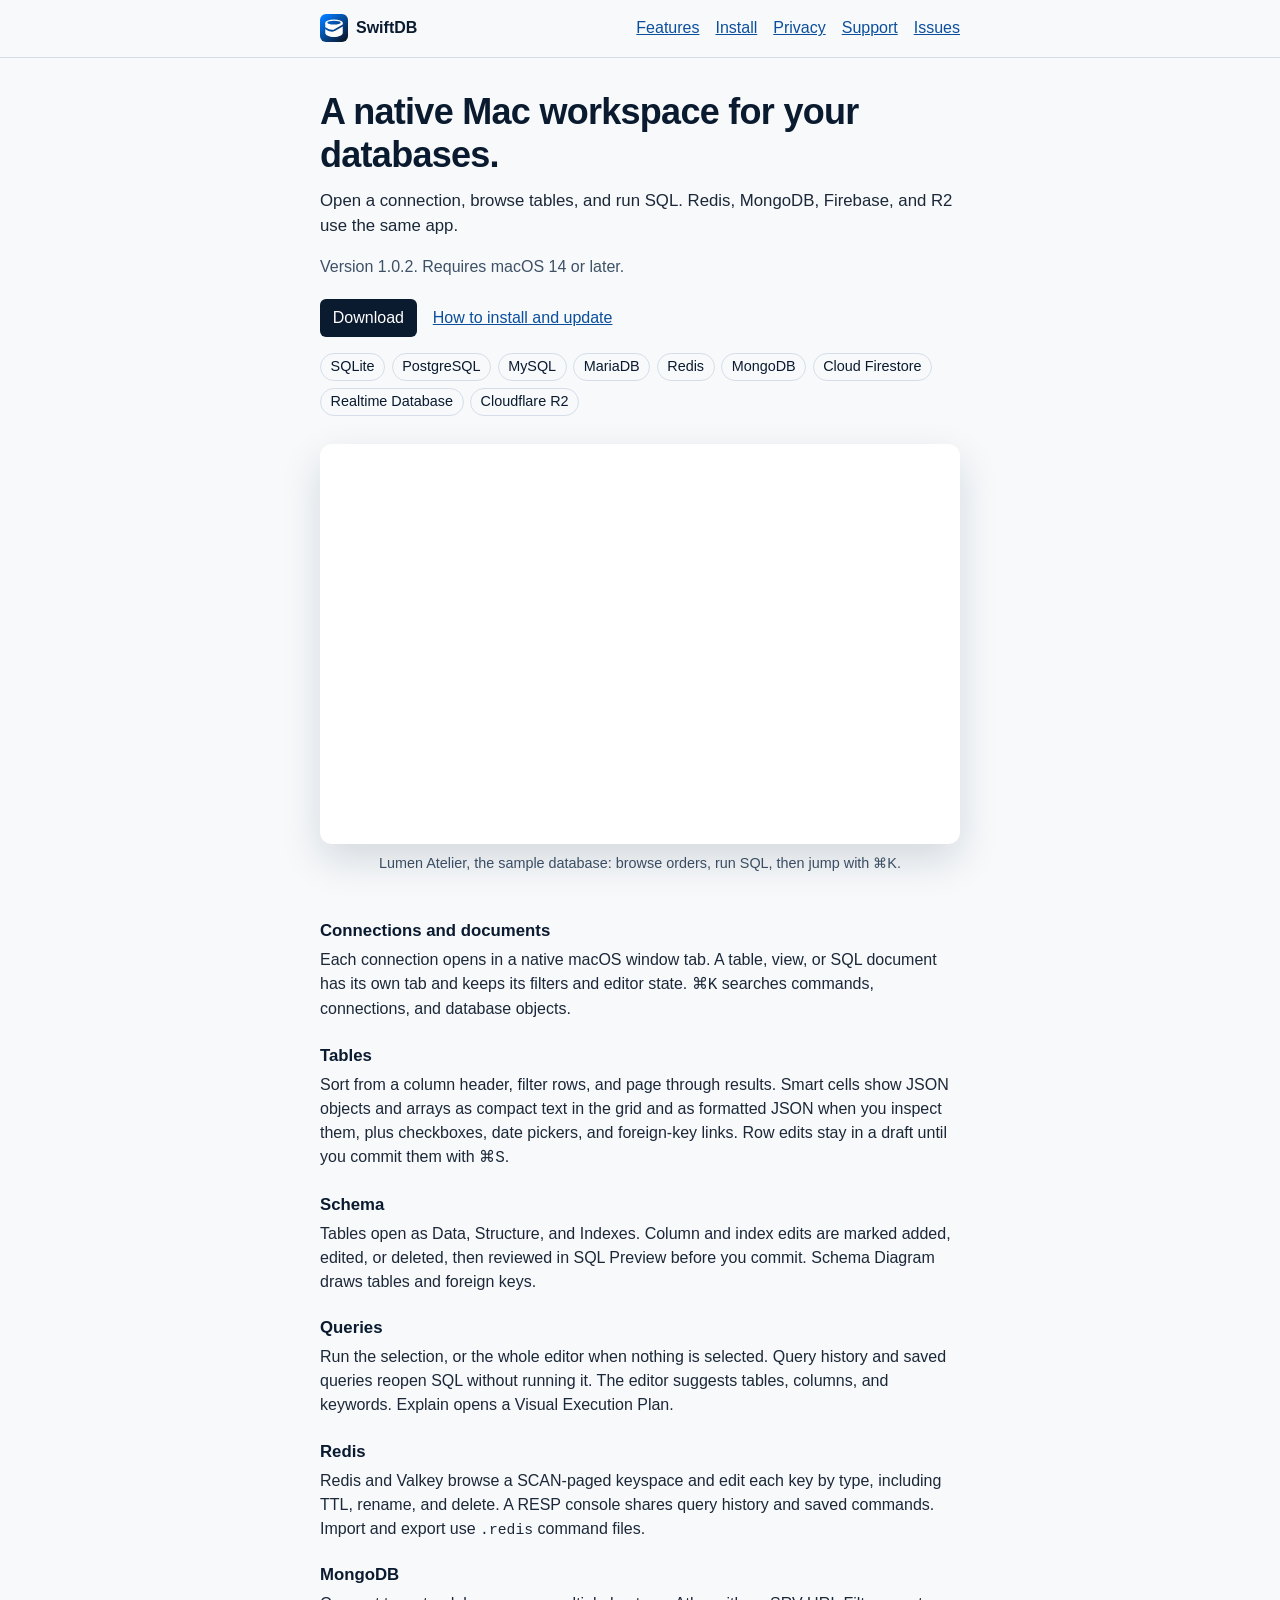
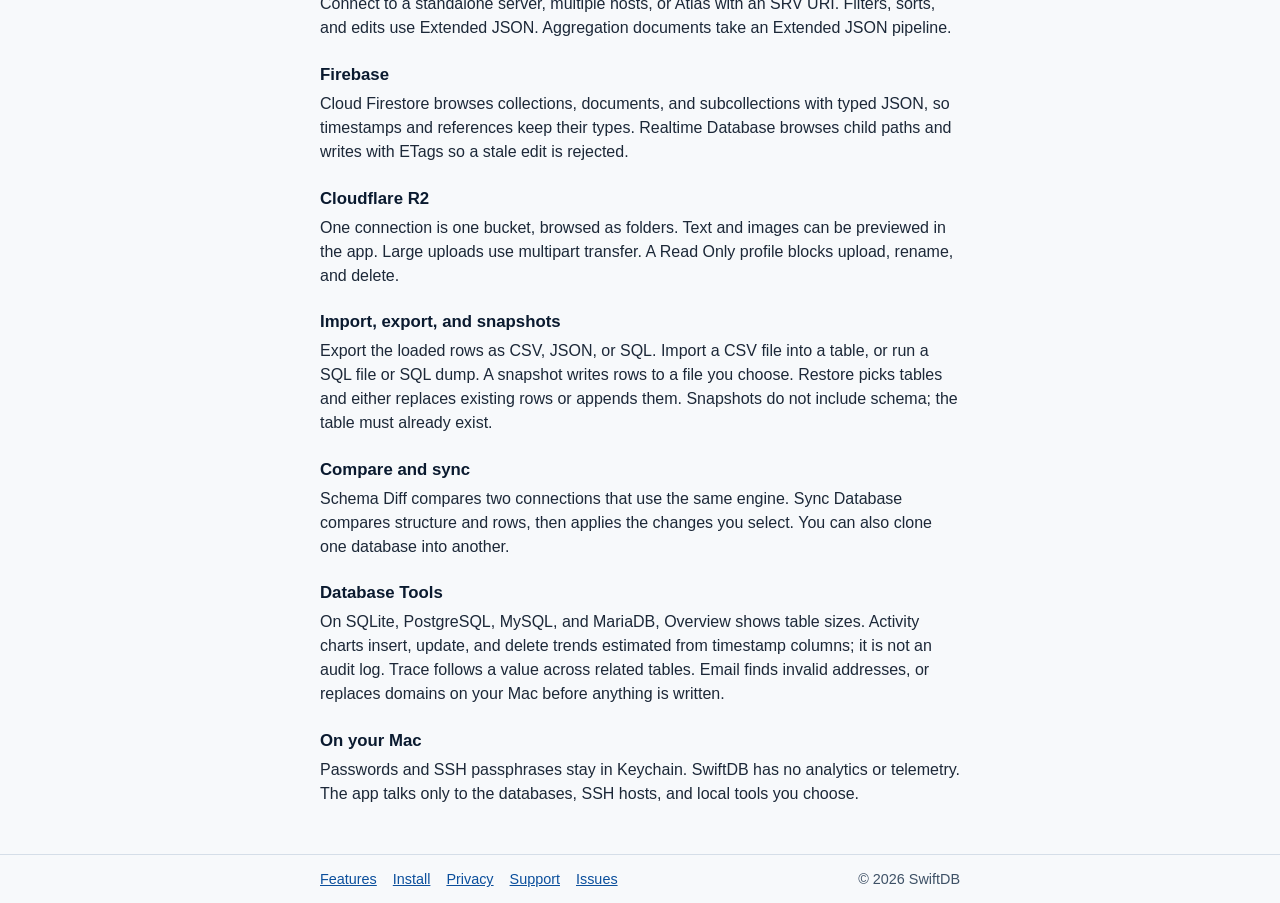
<file: docs/index.html>
<!doctype html>
<html lang="en">
<head>
  <meta charset="utf-8">
  <meta name="viewport" content="width=device-width, initial-scale=1">
  <meta name="theme-color" content="#f7f9fb">
  <meta name="description" content="SwiftDB is a native macOS 14+ workspace for SQLite, PostgreSQL, MySQL, MariaDB, Redis, MongoDB, Firebase, and Cloudflare R2.">
  <meta property="og:type" content="website">
  <meta property="og:site_name" content="SwiftDB">
  <meta property="og:title" content="SwiftDB — a native macOS database workspace">
  <meta property="og:description" content="One Mac app for SQL, Redis, MongoDB, Firebase, and Cloudflare R2. Credentials stay in Keychain.">
  <meta property="og:url" content="https://phinq-omt.github.io/SwiftDB/">
  <meta property="og:image" content="https://phinq-omt.github.io/SwiftDB/assets/home/orders.webp">
  <meta property="og:image:width" content="2160">
  <meta property="og:image:height" content="1350">
  <meta property="og:image:alt" content="SwiftDB showing the orders table for the Lumen Atelier sample database.">
  <link rel="canonical" href="https://phinq-omt.github.io/SwiftDB/">
  <link rel="icon" href="assets/mark.svg" type="image/svg+xml">
  <link rel="stylesheet" href="assets/site.css">
  <title>SwiftDB — a native macOS database workspace</title>
  <script type="application/ld+json">
  {
    "@context": "https://schema.org",
    "@type": "SoftwareApplication",
    "name": "SwiftDB",
    "applicationCategory": "DeveloperApplication",
    "operatingSystem": "macOS 14 or later",
    "url": "https://phinq-omt.github.io/SwiftDB/",
    "downloadUrl": "https://phinq-omt.github.io/SwiftDB/download/SwiftDB.dmg",
    "description": "A native macOS workspace for SQLite, PostgreSQL, MySQL, MariaDB, Redis, MongoDB, Cloud Firestore, Firebase Realtime Database, and Cloudflare R2."
  }
  </script>
</head>
<body>
  <a class="skip-link" href="#main">Skip to content</a>
  <header class="site-header">
    <div class="wrap bar">
      <a class="brand" href="./"><img src="assets/mark.svg" width="28" height="28" alt="">SwiftDB</a>
      <nav aria-label="Main">
        <ul>
          <li><a href="#features">Features</a></li>
          <li><a href="install/">Install</a></li>
          <li><a href="privacy/">Privacy</a></li>
          <li><a href="support/">Support</a></li>
          <li><a href="https://github.com/phinq-omt/SwiftDB/issues" rel="noopener noreferrer">Issues</a></li>
        </ul>
      </nav>
    </div>
  </header>
  <main id="main">
    <div class="wrap">
      <h1>A native Mac workspace for your databases.</h1>
      <p class="lede">Open a connection, browse tables, and run SQL. Redis, MongoDB, Firebase, and R2 use the same app.</p>
      <p class="meta">Version <span data-swiftdb-version>1.0.2</span>. Requires macOS 14 or later.</p>
      <p class="actions">
        <a class="button" href="download/SwiftDB.dmg">Download</a>
        <a href="install/">How to install and update</a>
      </p>
      <ul class="engines">
        <li>SQLite</li>
        <li>PostgreSQL</li>
        <li>MySQL</li>
        <li>MariaDB</li>
        <li>Redis</li>
        <li>MongoDB</li>
        <li>Cloud Firestore</li>
        <li>Realtime Database</li>
        <li>Cloudflare R2</li>
      </ul>
    </div>

    <figure class="hero">
      <div class="stage">
        <img class="slide slide-orders" src="assets/home/orders.webp" width="2160" height="1350" alt="SwiftDB showing the orders table for Lumen Atelier, a sample shop database.">
        <img class="slide slide-query" src="assets/home/query.webp" width="2160" height="1350" alt="A SQL query in SwiftDB listing recent Lumen Atelier orders and totals.">
        <img class="slide slide-palette" src="assets/home/palette.webp" width="2160" height="1350" alt="The SwiftDB command palette offering New Connection, New Query, New Table, and New View.">
      </div>
      <figcaption>Lumen Atelier, the sample database: browse orders, run SQL, then jump with ⌘K.</figcaption>
    </figure>

    <div class="wrap features" id="features">
      <section>
        <h2>Connections and documents</h2>
        <p>Each connection opens in a native macOS window tab. A table, view, or SQL document has its own tab and keeps its filters and editor state. <kbd>⌘K</kbd> searches commands, connections, and database objects.</p>
      </section>
      <section>
        <h2>Tables</h2>
        <p>Sort from a column header, filter rows, and page through results. Smart cells show JSON objects and arrays as compact text in the grid and as formatted JSON when you inspect them, plus checkboxes, date pickers, and foreign-key links. Row edits stay in a draft until you commit them with <kbd>⌘S</kbd>.</p>
      </section>
      <section>
        <h2>Schema</h2>
        <p>Tables open as Data, Structure, and Indexes. Column and index edits are marked added, edited, or deleted, then reviewed in SQL Preview before you commit. Schema Diagram draws tables and foreign keys.</p>
      </section>
      <section>
        <h2>Queries</h2>
        <p>Run the selection, or the whole editor when nothing is selected. Query history and saved queries reopen SQL without running it. The editor suggests tables, columns, and keywords. Explain opens a Visual Execution Plan.</p>
      </section>
      <section>
        <h2>Redis</h2>
        <p>Redis and Valkey browse a SCAN-paged keyspace and edit each key by type, including TTL, rename, and delete. A RESP console shares query history and saved commands. Import and export use <code>.redis</code> command files.</p>
      </section>
      <section>
        <h2>MongoDB</h2>
        <p>Connect to a standalone server, multiple hosts, or Atlas with an SRV URI. Filters, sorts, and edits use Extended JSON. Aggregation documents take an Extended JSON pipeline.</p>
      </section>
      <section>
        <h2>Firebase</h2>
        <p>Cloud Firestore browses collections, documents, and subcollections with typed JSON, so timestamps and references keep their types. Realtime Database browses child paths and writes with ETags so a stale edit is rejected.</p>
      </section>
      <section>
        <h2>Cloudflare R2</h2>
        <p>One connection is one bucket, browsed as folders. Text and images can be previewed in the app. Large uploads use multipart transfer. A Read Only profile blocks upload, rename, and delete.</p>
      </section>
      <section>
        <h2>Import, export, and snapshots</h2>
        <p>Export the loaded rows as CSV, JSON, or SQL. Import a CSV file into a table, or run a SQL file or SQL dump. A snapshot writes rows to a file you choose. Restore picks tables and either replaces existing rows or appends them. Snapshots do not include schema; the table must already exist.</p>
      </section>
      <section>
        <h2>Compare and sync</h2>
        <p>Schema Diff compares two connections that use the same engine. Sync Database compares structure and rows, then applies the changes you select. You can also clone one database into another.</p>
      </section>
      <section>
        <h2>Database Tools</h2>
        <p>On SQLite, PostgreSQL, MySQL, and MariaDB, Overview shows table sizes. Activity charts insert, update, and delete trends estimated from timestamp columns; it is not an audit log. Trace follows a value across related tables. Email finds invalid addresses, or replaces domains on your Mac before anything is written.</p>
      </section>
      <section>
        <h2>On your Mac</h2>
        <p>Passwords and SSH passphrases stay in Keychain. SwiftDB has no analytics or telemetry. The app talks only to the databases, SSH hosts, and local tools you choose.</p>
      </section>
    </div>
  </main>
  <footer class="site-footer">
    <div class="wrap bar">
      <nav aria-label="Footer">
        <ul>
          <li><a href="#features">Features</a></li>
          <li><a href="install/">Install</a></li>
          <li><a href="privacy/">Privacy</a></li>
          <li><a href="support/">Support</a></li>
          <li><a href="https://github.com/phinq-omt/SwiftDB/issues" rel="noopener noreferrer">Issues</a></li>
        </ul>
      </nav>
      <span>© 2026 SwiftDB</span>
    </div>
  </footer>
  <!-- Cloudflare Web Analytics --><script type='module' src='https://static.cloudflareinsights.com/beacon.min.js' data-cf-beacon='{"token": "94de38d7bc9c4b43a7165410f253ddf4"}'></script><!-- End Cloudflare Web Analytics -->
</body>
</html>
</file>
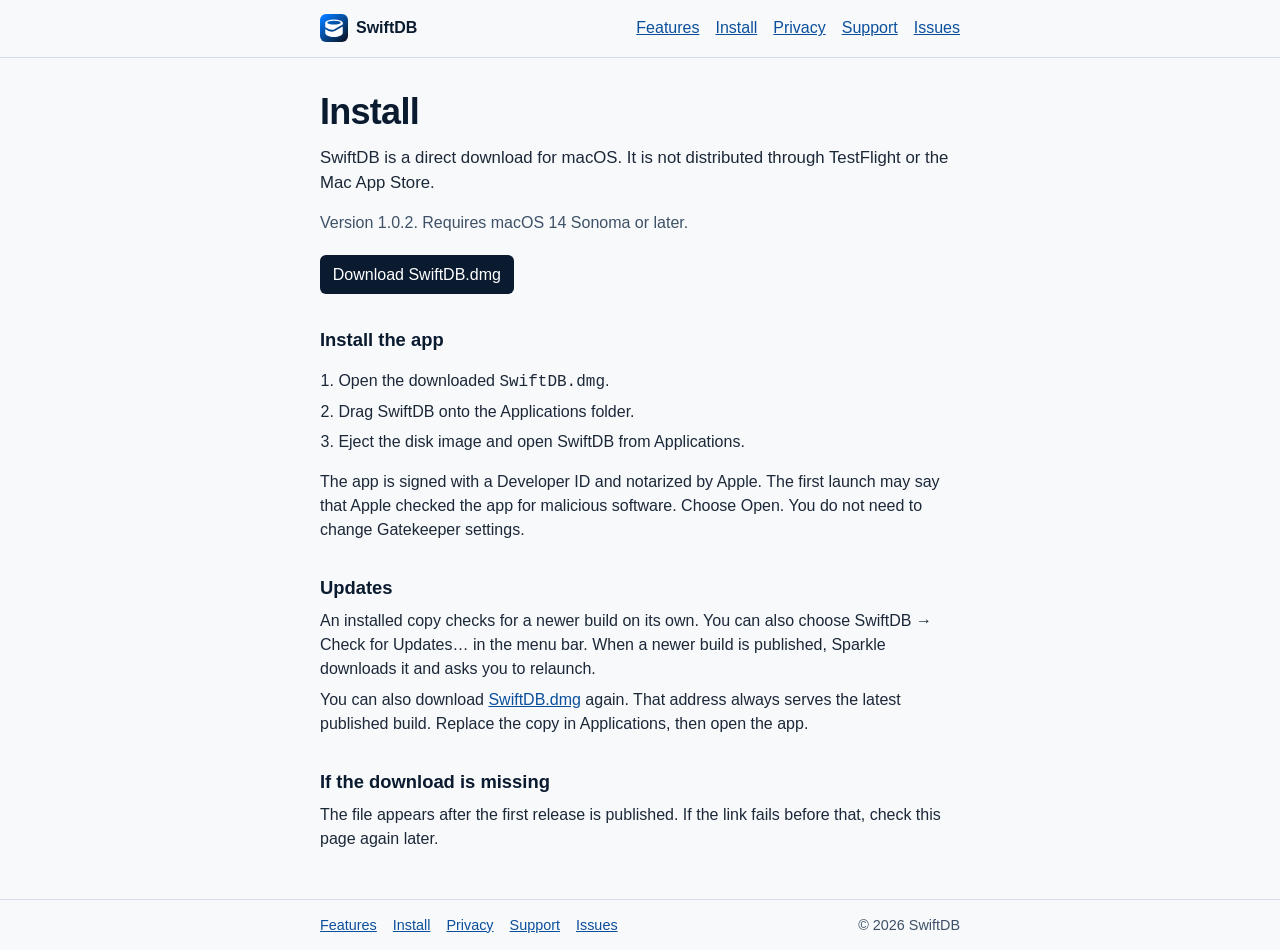
<file: docs/install/index.html>
<!doctype html>
<html lang="en">
<head>
  <meta charset="utf-8">
  <meta name="viewport" content="width=device-width, initial-scale=1">
  <meta name="theme-color" content="#f7f9fb">
  <meta name="description" content="Install SwiftDB on macOS 14 or later and keep it up to date.">
  <meta property="og:type" content="website">
  <meta property="og:site_name" content="SwiftDB">
  <meta property="og:title" content="Install — SwiftDB">
  <meta property="og:description" content="Install SwiftDB on macOS 14 or later and keep it up to date.">
  <meta property="og:url" content="https://phinq-omt.github.io/SwiftDB/install/">
  <meta property="og:image" content="https://phinq-omt.github.io/SwiftDB/assets/social.png">
  <meta property="og:image:alt" content="SwiftDB app icon">
  <link rel="canonical" href="https://phinq-omt.github.io/SwiftDB/install/">
  <link rel="icon" href="../assets/mark.svg" type="image/svg+xml">
  <link rel="stylesheet" href="../assets/site.css">
  <title>Install — SwiftDB</title>
</head>
<body>
  <a class="skip-link" href="#main">Skip to content</a>
  <header class="site-header">
    <div class="wrap bar">
      <a class="brand" href="../"><img src="../assets/mark.svg" width="28" height="28" alt="">SwiftDB</a>
      <nav aria-label="Main">
        <ul>
          <li><a href="../#features">Features</a></li>
          <li><a href="./" aria-current="page">Install</a></li>
          <li><a href="../privacy/">Privacy</a></li>
          <li><a href="../support/">Support</a></li>
          <li><a href="https://github.com/phinq-omt/SwiftDB/issues" rel="noopener noreferrer">Issues</a></li>
        </ul>
      </nav>
    </div>
  </header>
  <main id="main" class="wrap prose">
    <h1>Install</h1>
    <p class="lede">SwiftDB is a direct download for macOS. It is not distributed through TestFlight or the Mac App Store.</p>
    <p class="meta">Version <span data-swiftdb-version>1.0.2</span>. Requires macOS 14 Sonoma or later.</p>
    <p class="actions"><a class="button" href="../download/SwiftDB.dmg">Download SwiftDB.dmg</a></p>

    <section>
      <h2>Install the app</h2>
      <ol class="points">
        <li>Open the downloaded <code>SwiftDB.dmg</code>.</li>
        <li>Drag SwiftDB onto the Applications folder.</li>
        <li>Eject the disk image and open SwiftDB from Applications.</li>
      </ol>
      <p>The app is signed with a Developer ID and notarized by Apple. The first launch may say that Apple checked the app for malicious software. Choose Open. You do not need to change Gatekeeper settings.</p>
    </section>

    <section>
      <h2>Updates</h2>
      <p>An installed copy checks for a newer build on its own. You can also choose SwiftDB → Check for Updates… in the menu bar. When a newer build is published, Sparkle downloads it and asks you to relaunch.</p>
      <p>You can also download <a href="../download/SwiftDB.dmg">SwiftDB.dmg</a> again. That address always serves the latest published build. Replace the copy in Applications, then open the app.</p>
    </section>

    <section>
      <h2>If the download is missing</h2>
      <p>The file appears after the first release is published. If the link fails before that, check this page again later.</p>
    </section>
  </main>
  <footer class="site-footer">
    <div class="wrap bar">
      <nav aria-label="Footer">
        <ul>
          <li><a href="../#features">Features</a></li>
          <li><a href="./">Install</a></li>
          <li><a href="../privacy/">Privacy</a></li>
          <li><a href="../support/">Support</a></li>
          <li><a href="https://github.com/phinq-omt/SwiftDB/issues" rel="noopener noreferrer">Issues</a></li>
        </ul>
      </nav>
      <span>© 2026 SwiftDB</span>
    </div>
  </footer>
  <!-- Cloudflare Web Analytics --><script type='module' src='https://static.cloudflareinsights.com/beacon.min.js' data-cf-beacon='{"token": "94de38d7bc9c4b43a7165410f253ddf4"}'></script><!-- End Cloudflare Web Analytics -->
</body>
</html>
</file>
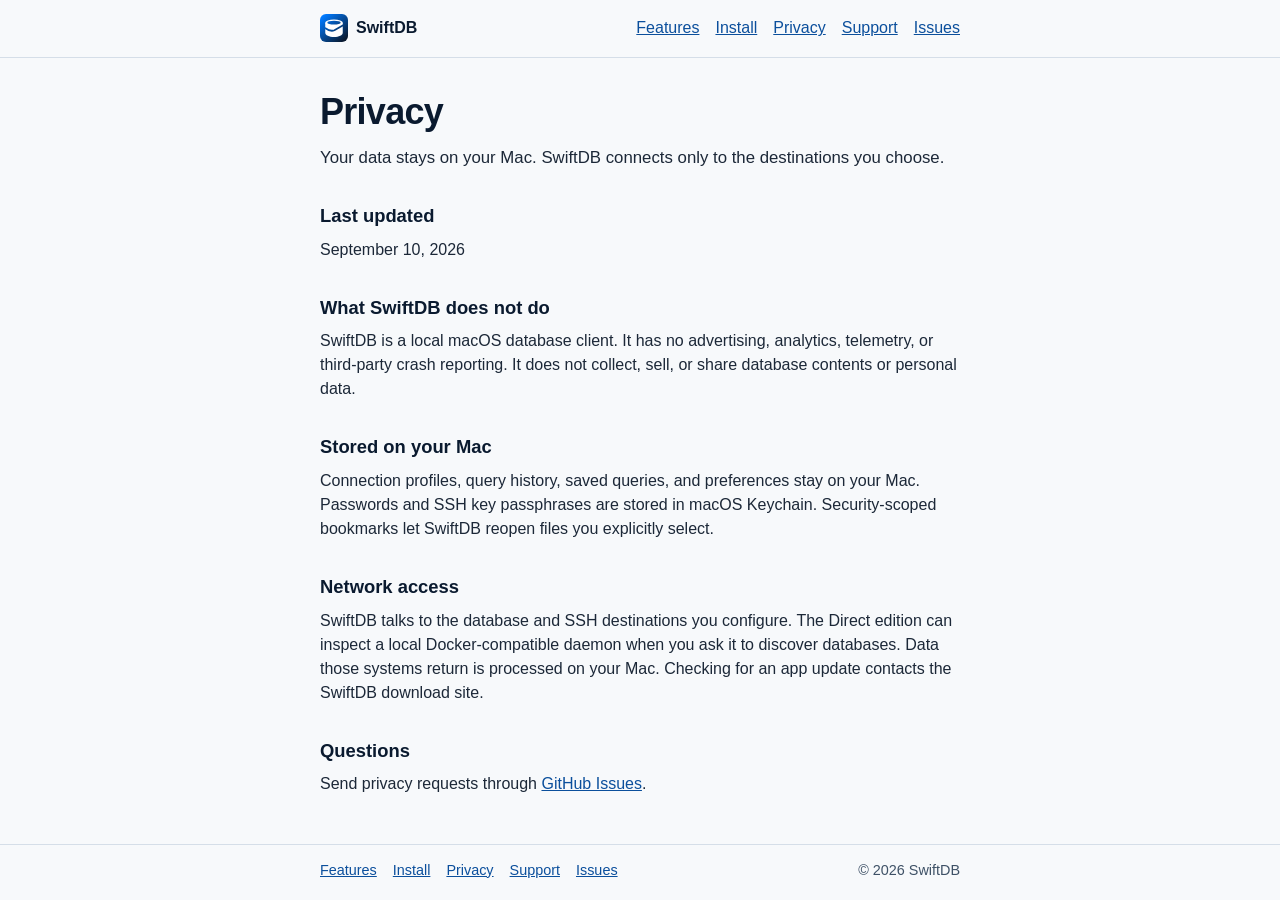
<file: docs/privacy/index.html>
<!doctype html>
<html lang="en">
<head>
  <meta charset="utf-8">
  <meta name="viewport" content="width=device-width, initial-scale=1">
  <meta name="theme-color" content="#f7f9fb">
  <meta name="description" content="SwiftDB stores your workspace on your Mac, keeps credentials in Keychain, and does not collect analytics or telemetry.">
  <meta property="og:type" content="website">
  <meta property="og:site_name" content="SwiftDB">
  <meta property="og:title" content="Privacy Policy — SwiftDB">
  <meta property="og:description" content="SwiftDB stores your workspace on your Mac, keeps credentials in Keychain, and does not collect analytics or telemetry.">
  <meta property="og:url" content="https://phinq-omt.github.io/SwiftDB/privacy/">
  <meta property="og:image" content="https://phinq-omt.github.io/SwiftDB/assets/social.png">
  <meta property="og:image:alt" content="SwiftDB app icon">
  <link rel="canonical" href="https://phinq-omt.github.io/SwiftDB/privacy/">
  <link rel="icon" href="../assets/mark.svg" type="image/svg+xml">
  <link rel="stylesheet" href="../assets/site.css">
  <title>Privacy Policy — SwiftDB</title>
</head>
<body>
  <a class="skip-link" href="#main">Skip to content</a>
  <header class="site-header">
    <div class="wrap bar">
      <a class="brand" href="../"><img src="../assets/mark.svg" width="28" height="28" alt="">SwiftDB</a>
      <nav aria-label="Main">
        <ul>
          <li><a href="../#features">Features</a></li>
          <li><a href="../install/">Install</a></li>
          <li><a href="./" aria-current="page">Privacy</a></li>
          <li><a href="../support/">Support</a></li>
          <li><a href="https://github.com/phinq-omt/SwiftDB/issues" rel="noopener noreferrer">Issues</a></li>
        </ul>
      </nav>
    </div>
  </header>
  <main id="main" class="wrap prose">
    <h1>Privacy</h1>
    <p class="lede">Your data stays on your Mac. SwiftDB connects only to the destinations you choose.</p>
    <section>
      <h2>Last updated</h2>
      <p>September 10, 2026</p>
    </section>
    <section>
      <h2>What SwiftDB does not do</h2>
      <p>SwiftDB is a local macOS database client. It has no advertising, analytics, telemetry, or third-party crash reporting. It does not collect, sell, or share database contents or personal data.</p>
    </section>
    <section>
      <h2>Stored on your Mac</h2>
      <p>Connection profiles, query history, saved queries, and preferences stay on your Mac. Passwords and SSH key passphrases are stored in macOS Keychain. Security-scoped bookmarks let SwiftDB reopen files you explicitly select.</p>
    </section>
    <section>
      <h2>Network access</h2>
      <p>SwiftDB talks to the database and SSH destinations you configure. The Direct edition can inspect a local Docker-compatible daemon when you ask it to discover databases. Data those systems return is processed on your Mac. Checking for an app update contacts the SwiftDB download site.</p>
    </section>
    <section>
      <h2>Questions</h2>
      <p>Send privacy requests through <a href="https://github.com/phinq-omt/SwiftDB/issues" rel="noopener noreferrer">GitHub Issues</a>.</p>
    </section>
  </main>
  <footer class="site-footer">
    <div class="wrap bar">
      <nav aria-label="Footer">
        <ul>
          <li><a href="../#features">Features</a></li>
          <li><a href="../install/">Install</a></li>
          <li><a href="./">Privacy</a></li>
          <li><a href="../support/">Support</a></li>
          <li><a href="https://github.com/phinq-omt/SwiftDB/issues" rel="noopener noreferrer">Issues</a></li>
        </ul>
      </nav>
      <span>© 2026 SwiftDB</span>
    </div>
  </footer>
  <!-- Cloudflare Web Analytics --><script type='module' src='https://static.cloudflareinsights.com/beacon.min.js' data-cf-beacon='{"token": "94de38d7bc9c4b43a7165410f253ddf4"}'></script><!-- End Cloudflare Web Analytics -->
</body>
</html>
</file>
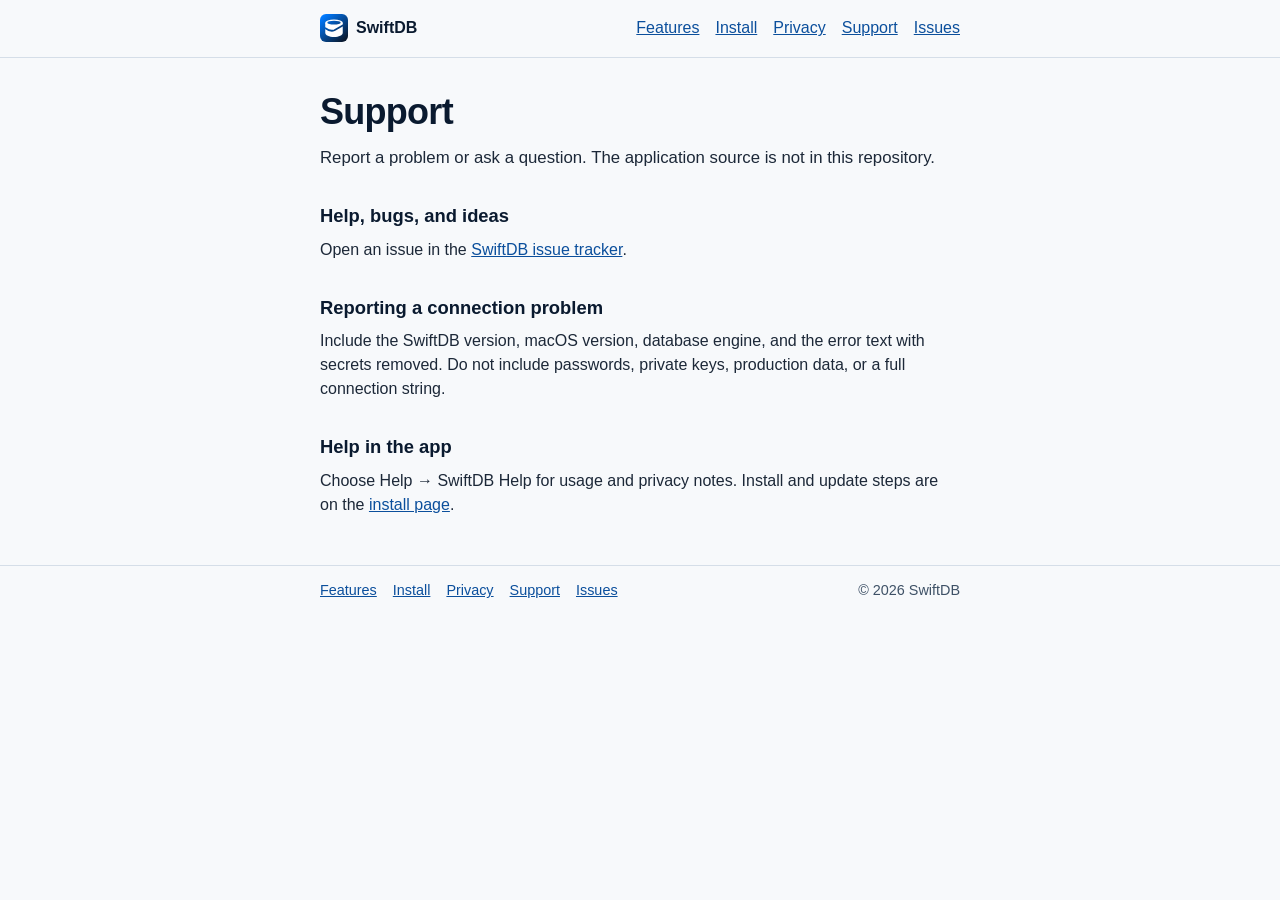
<file: docs/support/index.html>
<!doctype html>
<html lang="en">
<head>
  <meta charset="utf-8">
  <meta name="viewport" content="width=device-width, initial-scale=1">
  <meta name="theme-color" content="#f7f9fb">
  <meta name="description" content="Get help with SwiftDB by email or GitHub Issues.">
  <meta property="og:type" content="website">
  <meta property="og:site_name" content="SwiftDB">
  <meta property="og:title" content="Support — SwiftDB">
  <meta property="og:description" content="Get help with SwiftDB by email or GitHub Issues.">
  <meta property="og:url" content="https://phinq-omt.github.io/SwiftDB/support/">
  <meta property="og:image" content="https://phinq-omt.github.io/SwiftDB/assets/social.png">
  <meta property="og:image:alt" content="SwiftDB app icon">
  <link rel="canonical" href="https://phinq-omt.github.io/SwiftDB/support/">
  <link rel="icon" href="../assets/mark.svg" type="image/svg+xml">
  <link rel="stylesheet" href="../assets/site.css">
  <title>Support — SwiftDB</title>
</head>
<body>
  <a class="skip-link" href="#main">Skip to content</a>
  <header class="site-header">
    <div class="wrap bar">
      <a class="brand" href="../"><img src="../assets/mark.svg" width="28" height="28" alt="">SwiftDB</a>
      <nav aria-label="Main">
        <ul>
          <li><a href="../#features">Features</a></li>
          <li><a href="../install/">Install</a></li>
          <li><a href="../privacy/">Privacy</a></li>
          <li><a href="./" aria-current="page">Support</a></li>
          <li><a href="https://github.com/phinq-omt/SwiftDB/issues" rel="noopener noreferrer">Issues</a></li>
        </ul>
      </nav>
    </div>
  </header>
  <main id="main" class="wrap prose">
    <h1>Support</h1>
    <p class="lede">Report a problem or ask a question. The application source is not in this repository.</p>
    <section>
      <h2>Help, bugs, and ideas</h2>
      <p>Open an issue in the <a href="https://github.com/phinq-omt/SwiftDB/issues" rel="noopener noreferrer">SwiftDB issue tracker</a>.</p>
    </section>
    <section>
      <h2>Reporting a connection problem</h2>
      <p>Include the SwiftDB version, macOS version, database engine, and the error text with secrets removed. Do not include passwords, private keys, production data, or a full connection string.</p>
    </section>
    <section>
      <h2>Help in the app</h2>
      <p>Choose Help → SwiftDB Help for usage and privacy notes. Install and update steps are on the <a href="../install/">install page</a>.</p>
    </section>
  </main>
  <footer class="site-footer">
    <div class="wrap bar">
      <nav aria-label="Footer">
        <ul>
          <li><a href="../#features">Features</a></li>
          <li><a href="../install/">Install</a></li>
          <li><a href="../privacy/">Privacy</a></li>
          <li><a href="./">Support</a></li>
          <li><a href="https://github.com/phinq-omt/SwiftDB/issues" rel="noopener noreferrer">Issues</a></li>
        </ul>
      </nav>
      <span>© 2026 SwiftDB</span>
    </div>
  </footer>
  <!-- Cloudflare Web Analytics --><script type='module' src='https://static.cloudflareinsights.com/beacon.min.js' data-cf-beacon='{"token": "94de38d7bc9c4b43a7165410f253ddf4"}'></script><!-- End Cloudflare Web Analytics -->
</body>
</html>
</file>
<file: docs/assets/site.css>
:root {
  color-scheme: light;
  --bg: #f7f9fb;
  --ink: #0a1a2f;
  --text: #1c2838;
  --muted: #3e5166;
  --link: #0b4f9c;
  --line: #d5dee8;
  --frame: #e7eef5;
  --focus: #0b4f9c;
  --max: 40rem;
}

* { box-sizing: border-box; }

html { scroll-behavior: auto; }

body {
  margin: 0;
  background: var(--bg);
  color: var(--text);
  font: 1rem/1.5 -apple-system, BlinkMacSystemFont, "Segoe UI", sans-serif;
}

a { color: var(--link); }
a:hover { text-decoration-thickness: 2px; }

:focus { outline: none; }
:focus-visible {
  outline: 3px solid var(--focus);
  outline-offset: 3px;
}

.skip-link {
  position: absolute;
  left: 1rem;
  top: 0;
  transform: translateY(-120%);
  background: var(--ink);
  color: #fff;
  padding: 0.5rem 0.75rem;
  z-index: 2;
}
.skip-link:focus { transform: none; }

.wrap {
  width: min(100% - 2rem, var(--max));
  margin-inline: auto;
}

.site-header,
.site-footer {
  border-color: var(--line);
  border-style: solid;
}

.site-header { border-width: 0 0 1px; }
.site-footer { border-width: 1px 0 0; margin-top: 3rem; }

.bar {
  display: flex;
  flex-wrap: wrap;
  align-items: center;
  justify-content: space-between;
  gap: 0.75rem 1.25rem;
  padding-block: 0.9rem;
}

.brand {
  display: inline-flex;
  align-items: center;
  gap: 0.5rem;
  color: var(--ink);
  font-weight: 600;
  text-decoration: none;
}

nav ul {
  display: flex;
  flex-wrap: wrap;
  gap: 0.75rem 1rem;
  list-style: none;
  margin: 0;
  padding: 0;
}

h1 {
  margin: 0 0 0.75rem;
  color: var(--ink);
  font-size: clamp(1.75rem, 4vw, 2.25rem);
  line-height: 1.2;
  letter-spacing: -0.02em;
}

h2 {
  margin: 2rem 0 0.5rem;
  color: var(--ink);
  font-size: 1.15rem;
}

.lede { margin: 0 0 0.5rem; font-size: 1.05rem; }

.meta,
figcaption,
.site-footer {
  color: var(--muted);
}

.actions {
  display: flex;
  flex-wrap: wrap;
  align-items: center;
  gap: 0.75rem 1rem;
  margin: 1.25rem 0 0;
}

.button {
  display: inline-block;
  background: var(--ink);
  color: #fff;
  text-decoration: none;
  padding: 0.45rem 0.8rem;
  border-radius: 6px;
}
.button:hover { background: #16304f; }

.engines {
  display: flex;
  flex-wrap: wrap;
  gap: 0.4rem;
  margin: 1rem 0 0;
  padding: 0;
  list-style: none;
}
.engines li {
  border: 1px solid var(--line);
  border-radius: 999px;
  padding: 0.15rem 0.6rem;
  color: var(--ink);
  font-size: 0.9rem;
}

.points { padding-left: 1.15rem; }
.points li { margin: 0.35rem 0; }

.features { margin-top: 2.75rem; scroll-margin-top: 1.25rem; }
.features section + section { margin-top: 1.35rem; }
.features h2 {
  margin: 0 0 0.3rem;
  font-size: 1.05rem;
}
.features p { margin: 0; }
.features code {
  font-family: ui-monospace, SFMono-Regular, Menlo, monospace;
  font-size: 0.92em;
}

.hero {
  width: min(100% - 2rem, var(--max));
  margin: 1.75rem auto 0;
}

.stage {
  position: relative;
  width: 100%;
  margin-inline: auto;
  aspect-ratio: 16 / 10;
  overflow: hidden;
  border-radius: 12px;
  background: #fff;
  box-shadow: 0 16px 40px rgba(10, 26, 47, 0.14);
}

.slide {
  position: absolute;
  inset: 0;
  width: 100%;
  height: 100%;
  object-fit: contain;
  opacity: 0;
}

.slide-orders { animation: home-orders 12s infinite; }
.slide-query { animation: home-query 12s infinite; }
.slide-palette { animation: home-palette 12s infinite; }

@keyframes home-orders {
  0%, 28% { opacity: 1; }
  36%, 92% { opacity: 0; }
  100% { opacity: 1; }
}

@keyframes home-query {
  0%, 28% { opacity: 0; }
  36%, 62% { opacity: 1; }
  70%, 100% { opacity: 0; }
}

@keyframes home-palette {
  0%, 62% { opacity: 0; }
  70%, 92% { opacity: 1; }
  100% { opacity: 0; }
}

@media (prefers-reduced-motion: reduce) {
  .slide { animation: none; opacity: 0; }
  .slide-orders { opacity: 1; }
}

.hero figcaption {
  margin-top: 0.55rem;
  font-size: 0.9rem;
  text-align: center;
}

main { padding-block: 2rem 0; }

.prose section p { margin: 0.4rem 0 0; }

.site-footer .bar { font-size: 0.9rem; }
</file>
